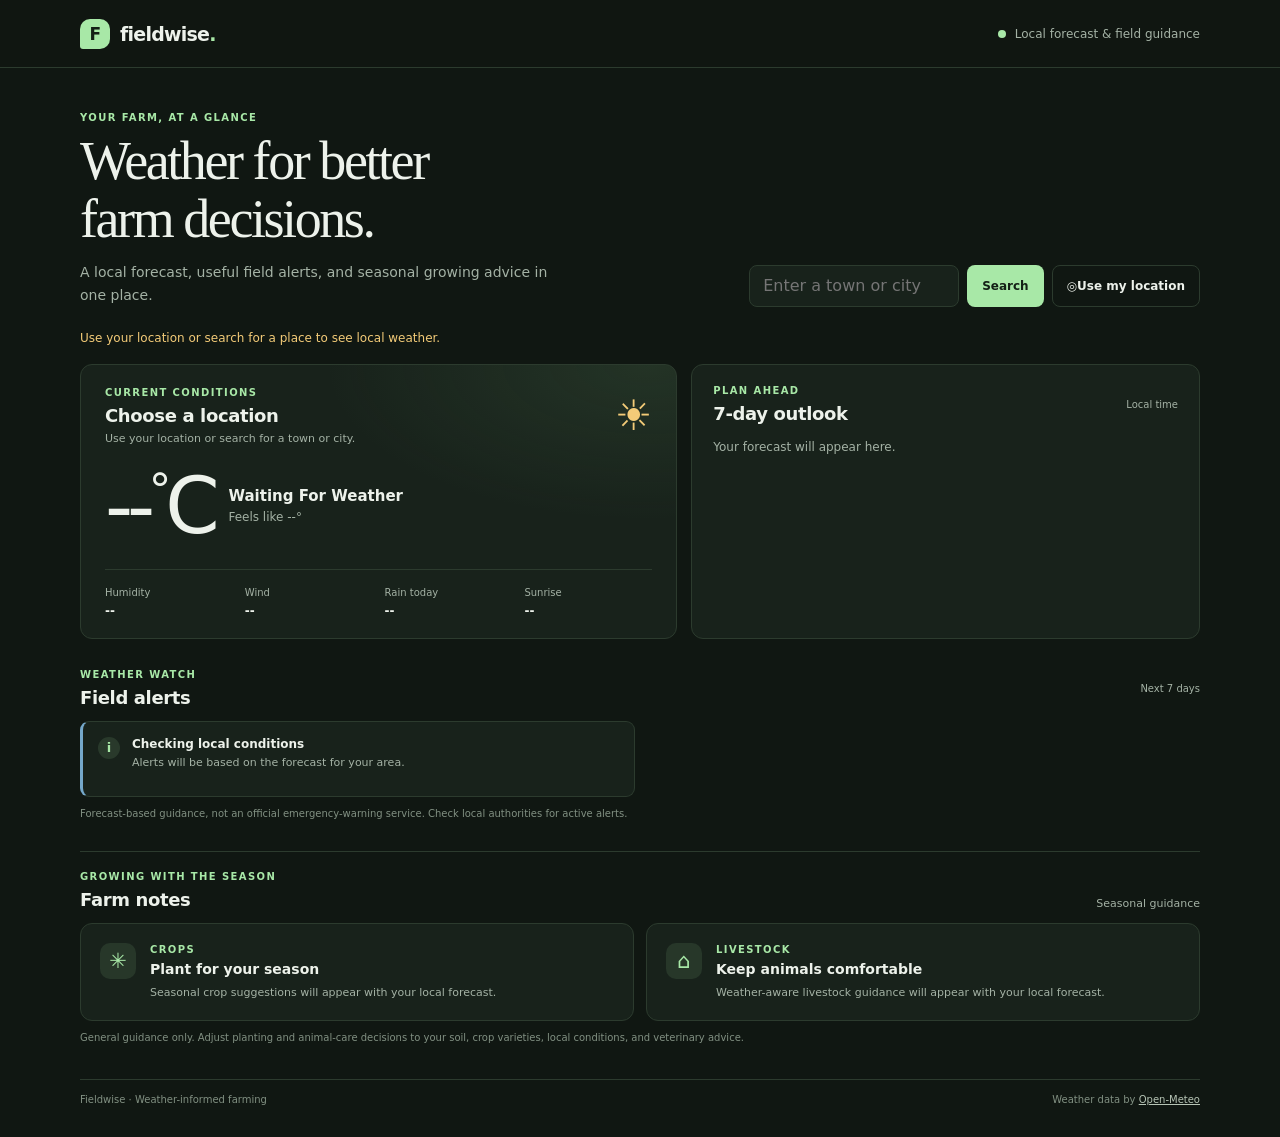
<file: public/index.html>
<!doctype html>
<html lang="en">
  <head>
    <meta charset="utf-8">
    <meta name="viewport" content="width=device-width, initial-scale=1">
    <meta http-equiv="refresh" content="0;url=dashboard.html">
    <title>Fieldwise | Farm weather</title>
    <link rel="canonical" href="dashboard.html">
  </head>
  <body>
    <p>Opening your farm weather dashboard… <a href="dashboard.html">Continue</a></p>
    <script>window.location.replace("dashboard.html");</script>
  </body>
</html>
</file>
<file: public/css/dashboard.css>
:root {
  color-scheme: dark;
  font-family: Inter, ui-sans-serif, system-ui, -apple-system, BlinkMacSystemFont, "Segoe UI", sans-serif;
  color: #edf2eb;
  background: #101712;
  font-synthesis: none;
  text-rendering: optimizeLegibility;
  --surface: #18221b;
  --surface-raised: #1d2a20;
  --border: #2c3b2e;
  --muted: #a4b2a5;
  --green: #a8e8a7;
  --amber: #f3cb78;
  --red: #ffaaa0;
}

* { box-sizing: border-box; }
body { margin: 0; min-width: 320px; min-height: 100vh; }
button, input { font: inherit; }
a { color: inherit; }

.topbar {
  min-height: 68px;
  padding: 0 max(24px, calc((100vw - 1120px) / 2));
  display: flex;
  align-items: center;
  justify-content: space-between;
  border-bottom: 1px solid var(--border);
  background: rgba(16, 23, 18, .94);
}
.brand { display: inline-flex; align-items: center; gap: 10px; text-decoration: none; font-weight: 750; letter-spacing: -.04em; font-size: 19px; }
.brand-mark { width: 30px; height: 30px; display: grid; place-items: center; border-radius: 10px 10px 10px 3px; background: var(--green); color: #142016; font-size: 17px; }
.brand-dot { color: var(--green); }
.topbar-note { display: flex; align-items: center; gap: 9px; color: var(--muted); font-size: 12px; }
.status-dot { width: 8px; height: 8px; border-radius: 50%; background: var(--green); }
.page { width: min(1120px, calc(100% - 48px)); margin: 0 auto; padding: 44px 0 32px; }
.intro { display: flex; align-items: end; justify-content: space-between; gap: 28px; margin-bottom: 24px; }
.eyebrow { margin: 0 0 9px; color: var(--green); font-size: 10px; font-weight: 750; letter-spacing: .14em; }
h1, h2, h3, p { margin-top: 0; }
h1 { margin-bottom: 12px; font-family: Georgia, "Times New Roman", serif; font-size: clamp(36px, 5vw, 54px); font-weight: 500; letter-spacing: -.045em; line-height: 1.08; }
.intro-copy { max-width: 490px; margin-bottom: 0; color: var(--muted); font-size: 14px; line-height: 1.65; }
.location-form { display: flex; flex-wrap: wrap; gap: 8px; justify-content: end; min-width: min(100%, 455px); }
.location-form input { width: 210px; min-height: 42px; padding: 0 13px; border: 1px solid var(--border); border-radius: 8px; outline: 0; color: #edf2eb; background: var(--surface); }
.location-form input:focus { border-color: var(--green); box-shadow: 0 0 0 3px rgba(168, 232, 167, .12); }
.button { min-height: 42px; padding: 0 14px; border: 1px solid transparent; border-radius: 8px; cursor: pointer; font-size: 12px; font-weight: 700; transition: background .15s, border-color .15s; }
.button:disabled { opacity: .6; cursor: wait; }
.button-primary { background: var(--green); color: #142016; }
.button-primary:hover { background: #c1f1bf; }
.button-secondary { border-color: var(--border); background: transparent; color: #edf2eb; }
.button-secondary:hover { border-color: #667968; background: var(--surface); }
.message { min-height: 20px; margin: 0 0 13px; color: var(--amber); font-size: 12px; }
.message:empty { min-height: 0; margin-bottom: 16px; }
.message.error { color: var(--red); }
.weather-layout { display: grid; grid-template-columns: 1.08fr .92fr; gap: 14px; }
.card { border: 1px solid var(--border); border-radius: 12px; background: var(--surface); }
.current-card { padding: 22px 24px 20px; background: radial-gradient(ellipse at 95% 0%, rgba(84, 125, 84, .19), transparent 40%), var(--surface); }
.current-heading, .section-heading { display: flex; align-items: center; justify-content: space-between; gap: 16px; }
.current-heading h2, .section-heading h2 { margin: 0; font-size: 18px; font-weight: 650; letter-spacing: -.02em; }
.current-heading .eyebrow, .section-heading .eyebrow { margin-bottom: 7px; }
.muted { color: var(--muted); }
.current-heading .muted { margin: 6px 0 0; font-size: 11px; }
.weather-symbol { color: var(--amber); font-size: 42px; line-height: 1; }
.temperature-row { display: flex; align-items: center; gap: 15px; margin: 22px 0 24px; }
.temperature { margin: 0; font-size: clamp(62px, 8vw, 78px); font-weight: 500; letter-spacing: -.08em; line-height: 1; }
.temperature span { font-size: .58em; vertical-align: top; }
.condition { margin: 0 0 5px; font-size: 15px; font-weight: 650; text-transform: capitalize; }
.temperature-row .muted { margin: 0; font-size: 12px; }
.weather-stats { display: grid; grid-template-columns: repeat(4, 1fr); gap: 12px; margin: 0; padding-top: 17px; border-top: 1px solid var(--border); }
.weather-stats dt { margin-bottom: 6px; color: var(--muted); font-size: 10px; }
.weather-stats dd { margin: 0; font-size: 12px; font-weight: 650; }
.outlook-card { padding: 20px 21px 12px; }
.section-heading { margin-bottom: 16px; }
.small { font-size: 10px; }
.forecast-list { display: flex; flex-direction: column; }
.forecast-row { display: grid; grid-template-columns: 1.1fr .8fr .9fr 1fr; align-items: center; gap: 8px; min-height: 40px; border-top: 1px solid rgba(164, 178, 165, .12); font-size: 11px; }
.forecast-day { color: #edf2eb; font-weight: 650; }
.forecast-condition { overflow: hidden; color: var(--muted); text-overflow: ellipsis; white-space: nowrap; text-transform: capitalize; }
.forecast-symbol { margin-right: 5px; color: var(--amber); }
.forecast-temp { text-align: right; white-space: nowrap; }
.forecast-rain { color: #a8cae8; text-align: right; white-space: nowrap; }
.empty-state { color: var(--muted); font-size: 12px; }
.section-block { margin-top: 30px; }
.section-block > .section-heading { margin-bottom: 13px; }
.alerts-list { display: grid; grid-template-columns: repeat(2, 1fr); gap: 10px; }
.alert-card { display: flex; align-items: flex-start; gap: 12px; min-height: 76px; padding: 15px; border: 1px solid var(--border); border-left: 3px solid #6f9c73; border-radius: 9px; background: var(--surface); }
.alert-warning { border-left-color: var(--amber); }
.alert-danger { border-left-color: var(--red); }
.alert-neutral { border-left-color: #75a8ca; }
.alert-icon { flex: 0 0 22px; display: grid; width: 22px; height: 22px; place-items: center; border-radius: 50%; background: rgba(168, 232, 167, .12); color: var(--green); font-size: 13px; font-weight: 800; }
.alert-warning .alert-icon { background: rgba(243, 203, 120, .12); color: var(--amber); }
.alert-danger .alert-icon { background: rgba(255, 170, 160, .12); color: var(--red); }
.alert-card h3 { margin: 0 0 4px; font-size: 12px; font-weight: 700; }
.alert-card p { margin: 0; color: var(--muted); font-size: 11px; line-height: 1.5; }
.disclaimer { margin: 9px 0 0; color: #819082; font-size: 10px; line-height: 1.5; }
.advice-section { padding-top: 19px; border-top: 1px solid var(--border); }
.advice-title { align-items: end; }
.advice-title .advice-season { margin: 0; font-size: 11px; }
.advice-grid { display: grid; grid-template-columns: repeat(2, 1fr); gap: 12px; }
.advice-card { display: flex; gap: 14px; padding: 19px; }
.advice-icon { flex: 0 0 36px; display: grid; width: 36px; height: 36px; place-items: center; border-radius: 10px; background: rgba(168, 232, 167, .1); color: var(--green); font-size: 21px; }
.advice-card .eyebrow { margin: 1px 0 6px; }
.advice-card h3 { margin: 0 0 7px; font-size: 14px; }
.advice-card p:last-child { margin: 0; color: var(--muted); font-size: 11px; line-height: 1.6; }
.footer { display: flex; justify-content: space-between; gap: 12px; margin-top: 34px; padding-top: 14px; border-top: 1px solid var(--border); color: #819082; font-size: 10px; }
.footer a { color: #b6c4b5; }
.sr-only { position: absolute; width: 1px; height: 1px; padding: 0; margin: -1px; overflow: hidden; clip: rect(0, 0, 0, 0); white-space: nowrap; border: 0; }

@media (max-width: 760px) {
  .topbar { padding: 0 20px; }
  .page { width: min(100% - 32px, 540px); padding-top: 30px; }
  .intro { align-items: stretch; flex-direction: column; gap: 20px; }
  .location-form { justify-content: start; min-width: 0; }
  .location-form input { flex: 1; width: 100%; }
  .weather-layout { grid-template-columns: 1fr; }
  .alerts-list { grid-template-columns: 1fr; }
  .weather-stats { gap: 8px; }
}
@media (max-width: 440px) {
  .topbar-note { font-size: 0; }
  .topbar-note .status-dot { width: 9px; height: 9px; }
  .desktop-break { display: none; }
  .location-form { display: grid; grid-template-columns: 1fr auto; }
  .location-form input { grid-column: 1 / -1; }
  .button-secondary { grid-column: 1 / -1; }
  .forecast-row { grid-template-columns: .95fr .8fr .8fr .8fr; font-size: 10px; }
  .forecast-condition { font-size: 10px; }
  .advice-grid { grid-template-columns: 1fr; }
  .footer { flex-direction: column; }
}
</file>
